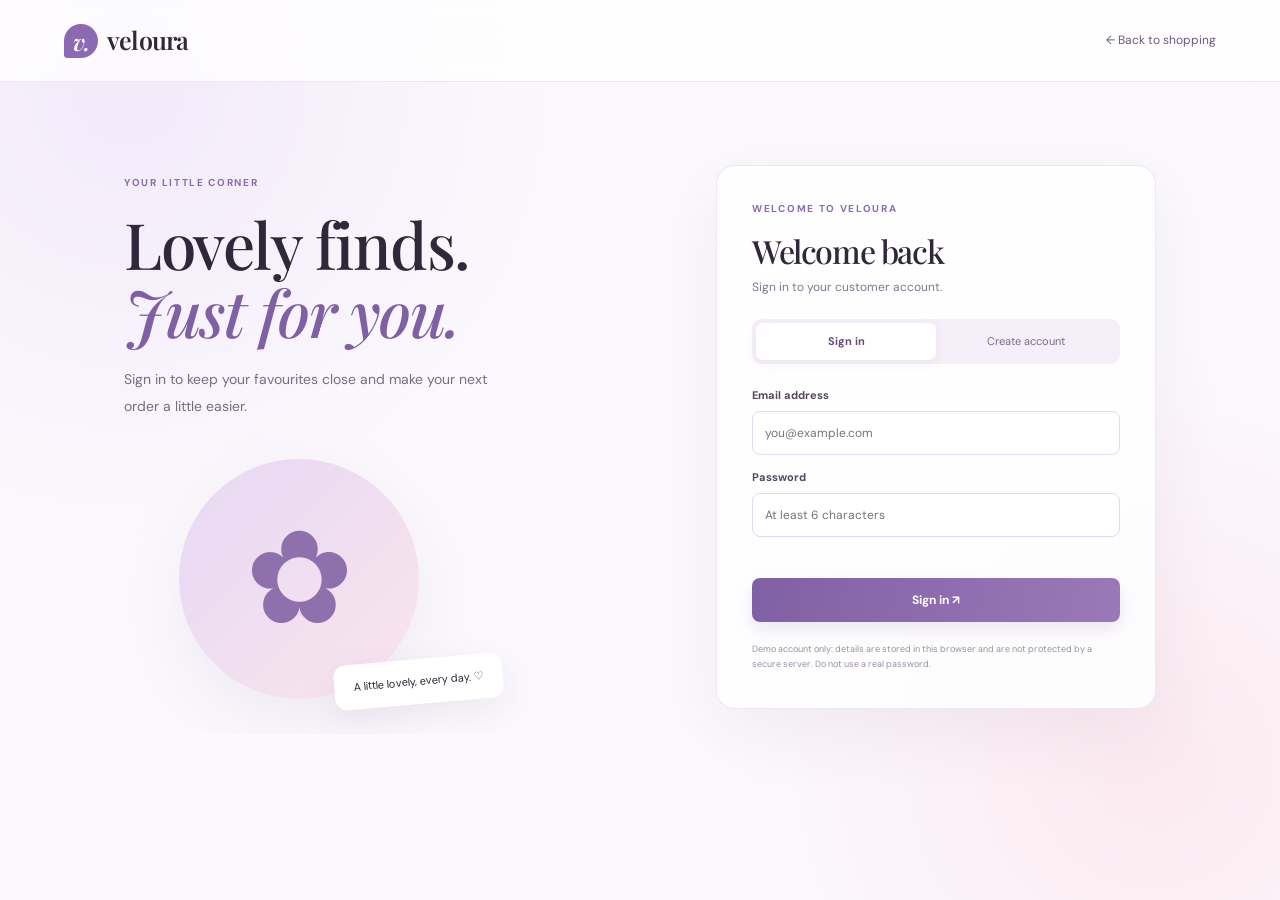
<file: customer-login.html>
<!DOCTYPE html>
<html lang="en"><head><meta charset="UTF-8"><meta name="viewport" content="width=device-width, initial-scale=1.0"><meta name="theme-color" content="#f8f4ff"><title>Customer Account — Veloura</title><link rel="preconnect" href="https://fonts.googleapis.com"><link href="https://fonts.googleapis.com/css2?family=DM+Sans:wght@400;500;600;700&family=Playfair+Display:wght@500;600;700&display=swap" rel="stylesheet"><link rel="stylesheet" href="style.css"><link rel="stylesheet" href="portal.css"><script src="customer-auth.js" defer></script></head>
<body class="portal-body"><div class="portal-top"><a class="brand" href="index.html"><span class="brand-mark">v.</span><span>veloura</span></a><a class="back-link" href="index.html">← Back to shopping</a></div><main class="portal-shell"><section class="portal-art"><span class="eyebrow">YOUR LITTLE CORNER</span><h1>Lovely finds.<br><em>Just for you.</em></h1><p>Sign in to keep your favourites close and make your next order a little easier.</p><div class="portal-art-orb">✿</div><div class="portal-note">A little lovely, every day. ♡</div></section><section class="portal-card"><span class="eyebrow">WELCOME TO VELOURA</span><h2 id="authHeading">Welcome back</h2><p class="portal-subtitle" id="authSubtitle">Sign in to your customer account.</p><div class="auth-tabs"><button type="button" class="auth-tab active" data-mode="login">Sign in</button><button type="button" class="auth-tab" data-mode="signup">Create account</button></div><form id="customerAuthForm"><label id="nameField" class="hidden">Full name<input name="name" autocomplete="name" placeholder="Your name" minlength="2"></label><label>Email address<input name="email" type="email" required autocomplete="email" placeholder="you@example.com"></label><label>Password<input name="password" type="password" required minlength="6" autocomplete="current-password" placeholder="At least 6 characters"></label><p id="authMessage" class="portal-message" role="status"></p><button class="portal-submit" type="submit" id="authSubmit">Sign in ↗</button></form><div id="customerWelcome" class="customer-welcome hidden"></div><p class="portal-disclaimer">Demo account only: details are stored in this browser and are not protected by a secure server. Do not use a real password.</p></section></main><script>document.querySelectorAll('[data-mode]').forEach(button=>button.addEventListener('click',()=>{document.querySelectorAll('[data-mode]').forEach(tab=>tab.classList.toggle('active',tab===button));const signup=button.dataset.mode==='signup';document.getElementById('authHeading').textContent=signup?'Create your account':'Welcome back';document.getElementById('authSubtitle').textContent=signup?'Save your favourites and revisit your orders.':'Sign in to your customer account.';document.getElementById('nameField').classList.toggle('hidden',!signup);document.querySelector('#nameField input').required=signup;document.querySelector('[name=password]').autocomplete=signup?'new-password':'current-password';document.getElementById('authSubmit').textContent=signup?'Create account ↗':'Sign in ↗';document.getElementById('authMessage').textContent='';document.getElementById('customerAuthForm').dataset.mode=button.dataset.mode;}));</script></body></html>
</file>
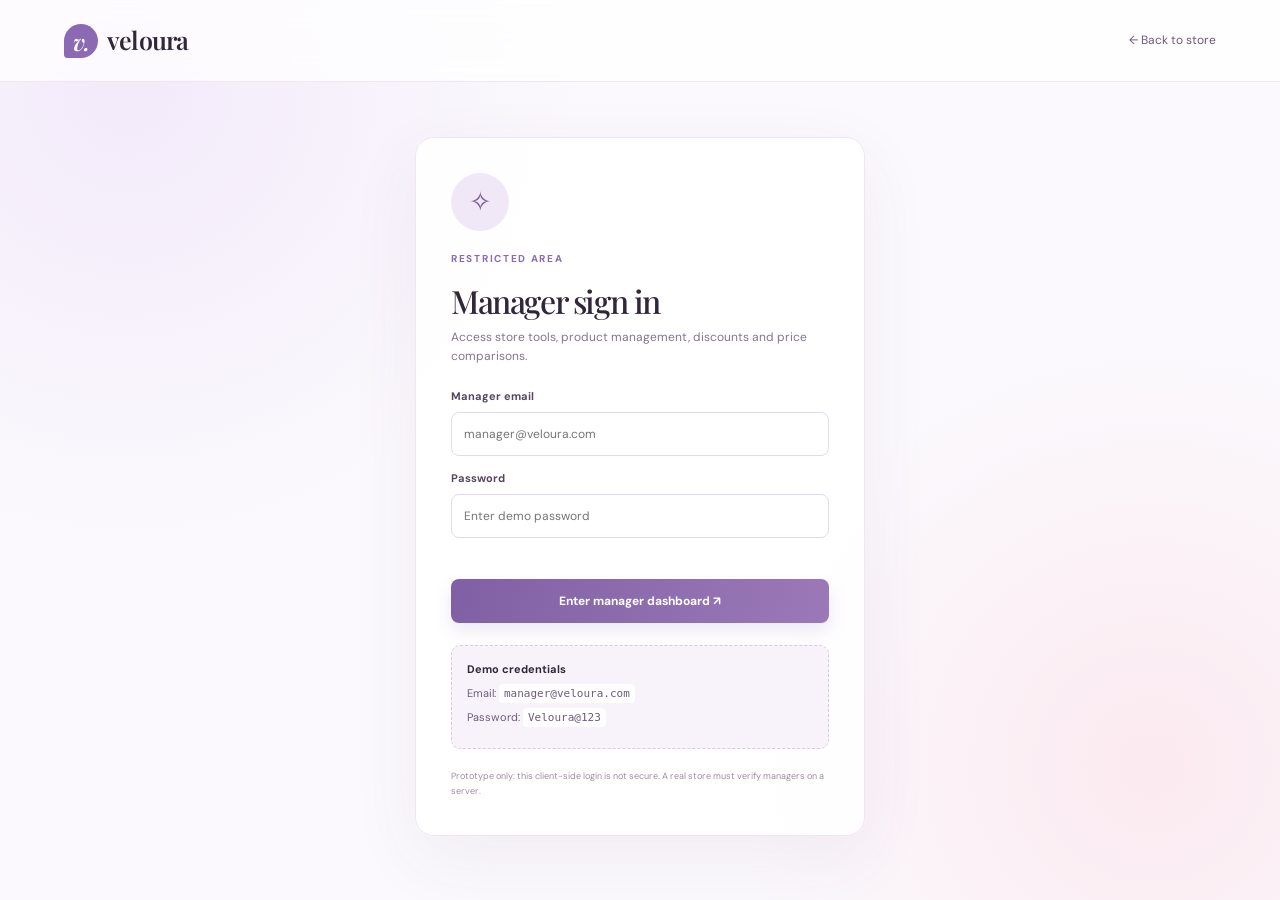
<file: manager-dashboard.html>
<!DOCTYPE html><html lang="en"><head><meta charset="UTF-8"><meta name="viewport" content="width=device-width,initial-scale=1.0"><meta name="theme-color" content="#f8f4ff"><title>Manager Dashboard — Veloura</title><link href="https://fonts.googleapis.com/css2?family=DM+Sans:wght@400;500;600;700&family=Playfair+Display:wght@500;600;700&display=swap" rel="stylesheet"><link rel="stylesheet" href="style.css"><link rel="stylesheet" href="portal.css"><script src="manager.js" defer></script></head><body class="dashboard-body"><header class="dashboard-header"><a class="brand" href="index.html"><span class="brand-mark">v.</span><span>veloura</span><span class="manager-tag">MANAGER</span></a><div class="dashboard-actions"><a class="back-link" href="index.html">View storefront ↗</a><button id="managerLogout" class="portal-logout" type="button">Sign out</button></div></header><main class="dashboard-main"><section class="dashboard-welcome"><div><span class="eyebrow">STORE CONTROL CENTRE</span><h1>Good things, <em>well managed.</em></h1><p>Manage your catalogue, create discount codes and compare listed prices.</p></div><div class="dashboard-date" id="dashboardDate"></div></section><section class="stats-grid"><article class="stat-card"><span>Catalogue products</span><strong id="statProducts">—</strong><small>Store items available</small></article><article class="stat-card"><span>Custom products</span><strong id="statCustomProducts">—</strong><small>Added by manager</small></article><article class="stat-card"><span>Active discount codes</span><strong id="statCoupons">—</strong><small>Ready to use in cart</small></article><article class="stat-card"><span>Saved comparisons</span><strong id="statComparisons">—</strong><small>Manually entered prices</small></article></section><div class="dashboard-grid"><section class="dashboard-panel"><div class="panel-heading"><div><span class="eyebrow">CATALOGUE</span><h2>Add a product</h2></div><span class="panel-icon">＋</span></div><form id="productForm" class="manager-form"><label>Product name<input name="name" required maxlength="70" placeholder="e.g. Lavender Tote Bag"></label><div class="manager-form-row"><label>Category<select name="category"><option>Fashion</option><option>Beauty</option><option>Lifestyle</option><option>Tech</option></select></label><label>Price (₹)<input name="price" type="number" min="1" step="1" required placeholder="1299"></label></div><div class="manager-form-row"><label>Original price (₹)<input name="oldPrice" type="number" min="1" step="1" placeholder="1599"></label><label>Stock quantity<input name="stock" type="number" min="0" step="1" required value="10"></label></div><label>Product image URL<input name="image" type="url" placeholder="https://... (optional)"></label><label>Short description<input name="description" maxlength="140" placeholder="A lovely everyday essential"></label><button class="portal-submit" type="submit">Add product to storefront ↗</button><p class="portal-message" id="productMessage" role="status"></p></form></section><section class="dashboard-panel"><div class="panel-heading"><div><span class="eyebrow">PROMOTIONS</span><h2>Create a discount</h2></div><span class="panel-icon">%</span></div><form id="discountForm" class="manager-form"><label>Coupon code<input name="code" required pattern="[A-Za-z0-9_-]{3,20}" maxlength="20" placeholder="LAVENDER15"></label><div class="manager-form-row"><label>Discount type<select name="type"><option value="percent">Percentage (%)</option><option value="fixed">Fixed amount (₹)</option></select></label><label>Discount value<input name="value" type="number" min="1" step="1" required placeholder="15"></label></div><label>Minimum cart subtotal (₹)<input name="minSubtotal" type="number" min="0" step="1" value="500" required></label><button class="portal-submit" type="submit">Save discount code ↗</button><p class="portal-message" id="discountMessage" role="status"></p></form><div id="couponList" class="mini-list"></div></section></div><section class="dashboard-panel comparison-panel"><div class="panel-heading"><div><span class="eyebrow">PRICE INTELLIGENCE</span><h2>Competitor price comparison</h2><p class="panel-description">Enter prices you observe on other websites. These are manual sample comparisons, not live price scraping.</p></div><span class="panel-icon">↔</span></div><form id="comparisonForm" class="manager-form comparison-form"><label>Veloura product<select name="productId" id="comparisonProduct" required></select></label><div class="manager-form-row"><label>Competitor website<input name="competitor" required placeholder="e.g. ExampleShop"></label><label>Competitor price (₹)<input name="competitorPrice" type="number" min="1" step="1" required placeholder="1499"></label></div><button class="portal-submit" type="submit">Compare and save ↗</button><p class="portal-message" id="comparisonMessage" role="status"></p></form><div id="comparisonResults" class="comparison-results"></div></section><section class="dashboard-panel product-list-panel"><div class="panel-heading"><div><span class="eyebrow">CURRENT CATALOGUE</span><h2>Store products</h2></div><button id="refreshDashboard" class="outline-button" type="button">Refresh ↻</button></div><div class="table-scroll"><table class="manager-table"><thead><tr><th>Product</th><th>Category</th><th>Store price</th><th>Stock</th><th>Type</th></tr></thead><tbody id="managerProductRows"></tbody></table></div></section><p class="dashboard-footnote">Veloura manager tools are a frontend prototype. Product and coupon changes are saved in this browser using localStorage. Use the same browser/origin to see changes on the storefront.</p></main></body></html>
</file>
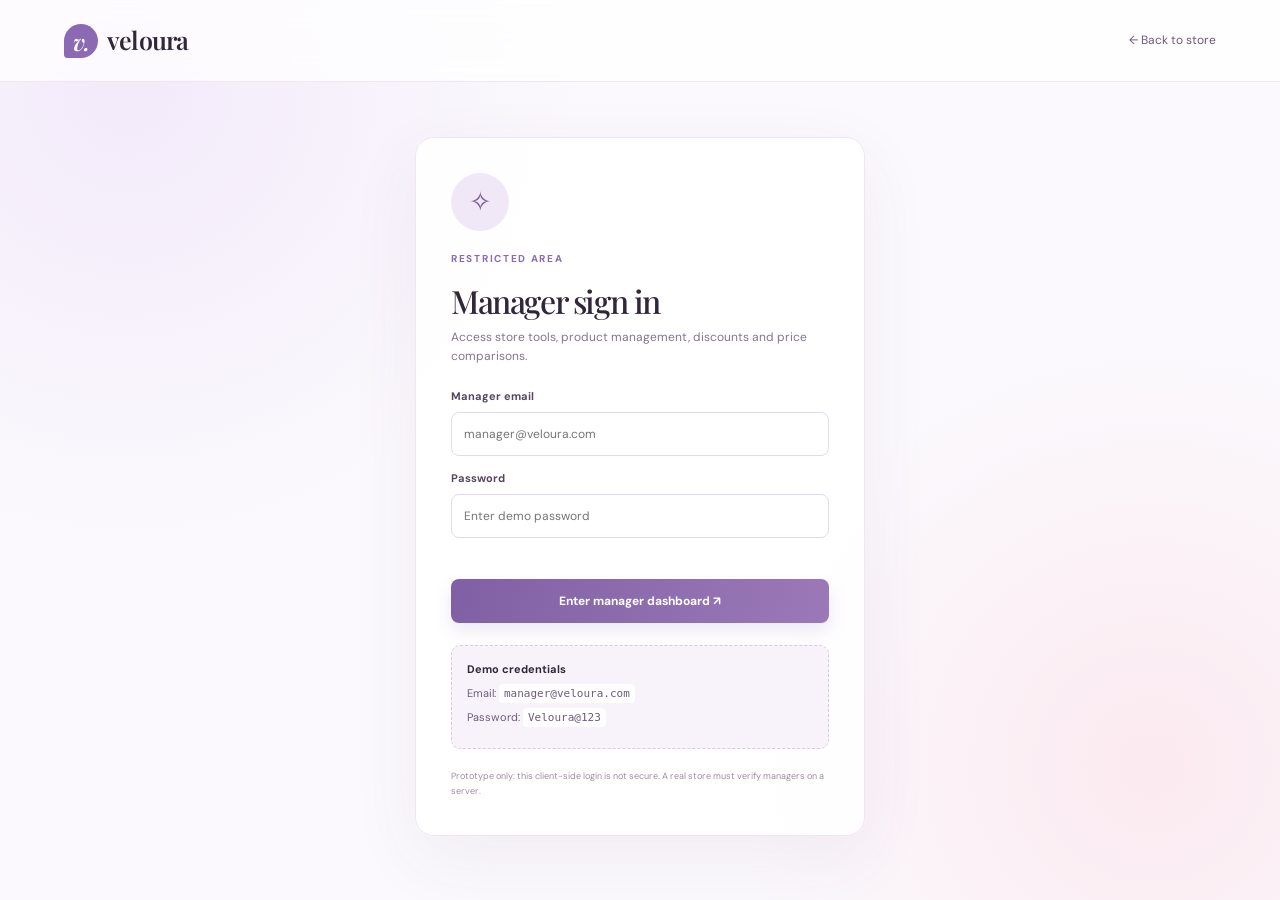
<file: manager-login.html>
<!DOCTYPE html><html lang="en"><head><meta charset="UTF-8"><meta name="viewport" content="width=device-width,initial-scale=1.0"><title>Manager Login — Veloura</title><link href="https://fonts.googleapis.com/css2?family=DM+Sans:wght@400;500;600;700&family=Playfair+Display:wght@500;600;700&display=swap" rel="stylesheet"><link rel="stylesheet" href="style.css"><link rel="stylesheet" href="portal.css"><script src="manager-auth.js" defer></script></head><body class="portal-body"><div class="portal-top"><a class="brand" href="index.html"><span class="brand-mark">v.</span><span>veloura</span></a><a class="back-link" href="index.html">← Back to store</a></div><main class="manager-login-shell"><section class="portal-card manager-login-card"><div class="manager-icon">✧</div><span class="eyebrow">RESTRICTED AREA</span><h2>Manager sign in</h2><p class="portal-subtitle">Access store tools, product management, discounts and price comparisons.</p><form id="managerLoginForm"><label>Manager email<input type="email" name="email" required autocomplete="username" placeholder="manager@veloura.com"></label><label>Password<input type="password" name="password" required autocomplete="current-password" placeholder="Enter demo password"></label><p id="managerLoginMessage" class="portal-message" role="status"></p><button class="portal-submit" type="submit">Enter manager dashboard ↗</button></form><div class="demo-credentials"><strong>Demo credentials</strong><p>Email: <code>manager@veloura.com</code></p><p>Password: <code>Veloura@123</code></p></div><p class="portal-disclaimer">Prototype only: this client-side login is not secure. A real store must verify managers on a server.</p></section></main></body></html>
</file>
<file: style.css>
/* Veloura — lavender shopping experience */
:root{--bg:#fffdfb;--surface:#fff;--surface-soft:#f8f4ff;--surface-pink:#fcf2f7;--text:#30283a;--muted:#82778c;--line:#eee7f2;--purple:#8c6ab3;--purple-dark:#6f4f98;--purple-light:#e9def7;--pink:#e8b8cf;--green:#438568;--shadow:0 18px 55px rgba(69,43,91,.12);--radius:20px}
*{box-sizing:border-box}html{scroll-behavior:smooth;scroll-padding-top:100px}body{margin:0;background:var(--bg);color:var(--text);font-family:"DM Sans",sans-serif;font-size:14px;line-height:1.55;transition:background .25s,color .25s}body.dark-mode{--bg:#19151f;--surface:#241d2c;--surface-soft:#2d2338;--surface-pink:#30232f;--text:#f5edf9;--muted:#b5a7bf;--line:#403449;--purple:#c4a5e7;--purple-dark:#d5baf1;--purple-light:#49375a;--pink:#86566e;--shadow:0 18px 55px rgba(0,0,0,.28)}button,input,select,textarea{font:inherit}button,a{-webkit-tap-highlight-color:transparent}button{cursor:pointer}a{color:inherit;text-decoration:none}button:focus-visible,a:focus-visible,input:focus-visible,select:focus-visible,textarea:focus-visible{outline:3px solid #c6a8eb;outline-offset:3px}.announcement{padding:8px 16px;text-align:center;background:#e9def7;color:#59446e;font-size:11px;letter-spacing:.035em}.site-header{height:78px;padding:0 7.2%;display:flex;align-items:center;justify-content:space-between;border-bottom:1px solid var(--line);background:var(--bg);position:sticky;top:0;z-index:20}.brand{display:flex;align-items:center;gap:9px;font-family:"Playfair Display",serif;font-size:25px;font-weight:600;letter-spacing:-.8px}.brand-mark{display:grid;place-items:center;width:34px;height:34px;background:var(--purple);color:white;border-radius:50% 50% 50% 10%;font-size:23px;font-style:italic}.desktop-nav{display:flex;gap:34px;color:var(--muted);font-size:12px}.desktop-nav a:hover,.footer-links a:hover{color:var(--purple-dark)}.header-actions{display:flex;align-items:center;gap:17px}.icon-button,.cart-header{border:0;background:none;color:var(--text);font-size:20px;padding:7px;position:relative}.wishlist-header{font-size:24px}.mini-count,.cart-count{display:inline-grid;place-items:center;min-width:17px;height:17px;padding:0 4px;border-radius:50%;background:var(--purple);color:#fff;font-size:9px;vertical-align:top}.cart-header{display:flex;align-items:center;gap:8px;font-size:12px;border:1px solid var(--line);border-radius:50px;padding:9px 13px}.bag-icon{font-size:20px}.hero{position:relative;min-height:515px;padding:70px 10% 60px;display:grid;grid-template-columns:1fr 1fr;align-items:center;overflow:hidden;background:linear-gradient(115deg,#f9f5ff 0%,#f7eff9 55%,#f9edf3 100%);color:#3a2b46}.hero-copy{position:relative;z-index:2;max-width:490px}.eyebrow{font-size:10px;letter-spacing:.17em;font-weight:700;color:var(--purple);display:block}.hero .eyebrow{color:#8e70ae}.sparkle{font-size:14px;margin-right:6px}h1,h2,h3,p{margin-top:0}h1,h2{font-family:"Playfair Display",serif;font-weight:500;letter-spacing:-1.4px}h1{font-size:clamp(48px,5.4vw,76px);line-height:1.04;margin:18px 0}h1 em,h2 em{font-weight:500;color:#9b77ba} .hero-copy>p{max-width:360px;color:#796b84;font-size:14px;line-height:1.9;margin-bottom:25px}.primary-button{display:inline-flex;align-items:center;justify-content:center;gap:20px;border:0;border-radius:5px;background:#8060a4;color:white;padding:14px 19px;font-weight:600;font-size:12px;transition:transform .2s,background .2s}.primary-button:hover,.checkout-button:hover{transform:translateY(-2px);background:#6f4f94}.hero-proof{display:flex;align-items:center;gap:10px;margin-top:34px;color:#84768c;font-size:10px}.hero-proof strong{color:#4a3a55}.avatar-stack{display:flex;padding-left:3px}.avatar-stack span{display:grid;place-items:center;margin-left:-4px;width:24px;height:24px;border-radius:50%;border:2px solid #fff;background:#e4c4d9;color:#684f78;font-size:9px}.avatar-stack span:nth-child(2){background:#d5c5ec}.avatar-stack span:nth-child(3){background:#edcfb7}.hero-art{height:370px;position:relative;display:grid;place-items:center}.hero-orbit{position:absolute;border:1px solid rgba(155,119,186,.22);border-radius:50%;width:355px;height:355px}.orbit-two{width:285px;height:285px;border-style:dashed}.hero-card{position:absolute;right:5%;top:7%;width:148px;height:102px;padding:15px;background:#e5d7f0;color:#79618d;font-size:9px;letter-spacing:.12em;line-height:1.8;transform:rotate(9deg);box-shadow:0 10px 25px #b39dc633;z-index:1}.tiny-flower{position:absolute;right:13px;bottom:8px;font-size:30px;color:#a786bf}.hero-product{position:relative;width:245px;height:315px;border:9px solid rgba(255,255,255,.65);border-radius:130px 130px 8px 8px;overflow:visible;box-shadow:0 25px 60px #80609a25;z-index:2}.hero-product>img{width:100%;height:100%;object-fit:cover;border-radius:inherit}.floating-note{position:absolute;bottom:18px;left:-55px;display:flex;gap:10px;align-items:center;padding:12px 17px;background:var(--surface);color:var(--text);border-radius:9px;box-shadow:var(--shadow);font-size:10px;white-space:nowrap}.floating-note strong{font-size:12px}.note-star{color:#a47bc2;font-size:24px}.hero-doodle{position:absolute;color:#b391cf;font-size:28px}.doodle-one{left:7%;top:20%}.doodle-two{right:5%;bottom:12%;font-size:36px}.hero-bottom-label{position:absolute;bottom:20px;left:10%;right:10%;display:flex;justify-content:space-between;color:#9a8aa4;font-size:8px;letter-spacing:.15em}.benefit-strip{display:grid;grid-template-columns:repeat(4,1fr);padding:27px 9%;border-bottom:1px solid var(--line);gap:25px}.benefit-strip>div{display:flex;align-items:center;gap:12px}.benefit-icon{display:grid;place-items:center;width:38px;height:38px;border-radius:50%;background:var(--surface-soft);color:var(--purple);font-size:20px}.benefit-strip strong,.benefit-strip small{display:block}.benefit-strip strong{font-size:11px;font-weight:700}.benefit-strip small{font-size:10px;color:var(--muted);margin-top:2px}.section-wrap{padding-left:9%;padding-right:9%}.shop-section{padding-top:82px;padding-bottom:76px}.section-heading,.recommend-heading{display:flex;align-items:end;justify-content:space-between;gap:20px}.section-heading h2,.recommend-heading h2{font-size:39px;line-height:1.2;margin:9px 0 0}.section-heading>p,.recommend-heading>p{font-size:11px;color:var(--muted);line-height:1.8;margin-bottom:4px}.shop-toolbar{display:flex;justify-content:space-between;gap:18px;margin-top:34px}.search-box{display:flex;align-items:center;gap:10px;max-width:470px;flex:1;border:1px solid var(--line);border-radius:7px;padding:0 13px;height:46px;background:var(--surface)}.search-box>span{font-size:23px;color:var(--purple)}.search-box input{border:0;outline:none;background:transparent;color:var(--text);width:100%;font-size:11px}.search-box kbd{font-size:9px;color:var(--muted);border:1px solid var(--line);border-radius:4px;padding:3px 5px;white-space:nowrap}.sort-control{display:flex;align-items:center;gap:9px;color:var(--muted);font-size:11px}.sort-control select{border:1px solid var(--line);background:var(--surface);color:var(--text);border-radius:6px;padding:12px;font-size:11px}.category-row{display:flex;flex-wrap:wrap;gap:9px;margin-top:25px}.category-chip{border:1px solid var(--line);background:var(--surface);color:var(--muted);border-radius:30px;padding:9px 17px;font-size:10px;transition:.2s}.category-chip.active,.category-chip:hover{background:var(--purple-light);color:var(--purple-dark);border-color:var(--purple-light)}.category-chip span{margin-left:8px}.results-line{display:flex;justify-content:space-between;align-items:center;margin:27px 0 15px;color:var(--muted);font-size:10px}.text-button{border:0;background:none;color:var(--purple-dark);font-size:10px}.product-grid{display:grid;grid-template-columns:repeat(4,minmax(0,1fr));gap:28px 18px}.product-card{min-width:0;position:relative}.product-image-wrap{position:relative;overflow:hidden;border-radius:7px;background:var(--surface-soft);aspect-ratio:4/4.8}.product-image{width:100%;height:100%;object-fit:cover;display:block;transition:transform .5s}.product-card:hover .product-image{transform:scale(1.045)}.product-badge{position:absolute;top:11px;left:10px;background:#fffdf6;color:#6d5877;padding:6px 8px;font-size:8px;letter-spacing:.04em;border-radius:3px}.heart-button{position:absolute;right:10px;top:10px;width:32px;height:32px;display:grid;place-items:center;border:0;border-radius:50%;background:#ffffffed;color:#7b6388;font-size:19px;transition:.2s}.heart-button.active{background:#f4dce9;color:#bc5885}.quick-add{position:absolute;left:10px;right:10px;bottom:10px;width:calc(100% - 20px);border:0;background:#fffdf4ed;color:#49394f;padding:11px 6px;border-radius:4px;font-size:10px;font-weight:700;transform:translateY(150%);transition:transform .25s}.product-card:hover .quick-add,.quick-add:focus{transform:translateY(0)}.product-info{padding:12px 2px 0}.product-category{color:var(--muted);font-size:9px;letter-spacing:.08em;text-transform:uppercase}.product-name-row{display:flex;align-items:start;justify-content:space-between;gap:8px;margin-top:4px}.product-name{font-size:12px;font-weight:600;margin:0}.product-rating{white-space:nowrap;color:#b68b54;font-size:10px}.product-price-row{display:flex;align-items:center;gap:8px;margin-top:7px}.product-price{font-size:12px;font-weight:700}.old-price{font-size:10px;color:#a79baa;text-decoration:line-through}.save-label{font-size:9px;color:var(--green);margin-left:auto}.empty-state{text-align:center;padding:65px 20px}.empty-state>span{font-size:35px;color:var(--purple)}.empty-state h3{font-family:"Playfair Display",serif;font-size:27px;margin:10px}.empty-state p{color:var(--muted)}.hidden{display:none!important}.recommend-section{padding-top:0;padding-bottom:80px}.recommend-heading{margin-bottom:25px}.recommend-heading h2{font-size:34px}.recommend-grid{display:grid;grid-template-columns:repeat(3,1fr);gap:18px}.recommend-card{display:flex;gap:14px;align-items:center;padding:12px;border:1px solid var(--line);border-radius:9px;background:var(--surface)}.recommend-card img{width:82px;height:90px;object-fit:cover;border-radius:6px}.recommend-card h3{font-size:12px;margin:5px 0}.recommend-card p{font-size:10px;color:var(--muted);margin:0 0 8px}.recommend-card .recommend-price{font-weight:700;color:var(--text)}.recommend-card button{border:0;background:none;padding:0;color:var(--purple-dark);font-size:10px;font-weight:700}.newsletter{position:relative;overflow:hidden;display:flex;justify-content:space-between;align-items:center;gap:30px;padding-top:52px;padding-bottom:52px;background:#f5eefb;color:#42334d;margin-bottom:0}.newsletter h2{font-size:34px;line-height:1.15;margin:10px 0}.newsletter p{font-size:11px;color:#887a91;margin-bottom:0}.newsletter-flower{position:absolute;right:43%;top:-38px;font-size:180px;color:#e7d9f3;opacity:.65}.newsletter-form{position:relative;z-index:1;width:min(360px,48%)}.newsletter-form label{display:block;font-size:10px;margin-bottom:9px;color:#75657e}.newsletter-input{display:flex;border-bottom:1px solid #a995bb}.newsletter-input input{min-width:0;flex:1;border:0;background:transparent;outline:none;padding:12px 0;color:#44354f;font-size:11px}.newsletter-input button{border:0;background:transparent;color:#78569a;font-size:22px}.newsletter-form small{display:block;margin-top:10px;font-size:9px;color:#9687a0}.site-footer{display:grid;grid-template-columns:1fr 1fr 1fr;align-items:center;gap:14px;padding:30px 9% 22px}.site-footer .brand{font-size:21px}.site-footer .brand-mark{width:29px;height:29px;font-size:19px}.site-footer>p{margin:0;color:var(--muted);font-size:10px}.footer-links{display:flex;gap:18px;justify-content:flex-end;font-size:10px;color:var(--muted)}.footer-links button{border:0;background:none;padding:0;color:inherit}.site-footer>small{grid-column:1/-1;border-top:1px solid var(--line);padding-top:17px;color:var(--muted);font-size:9px}
.overlay{position:fixed;inset:0;background:#21152f70;z-index:40;opacity:0;visibility:hidden;transition:.25s}.overlay.visible{opacity:1;visibility:visible}.cart-drawer{position:fixed;right:0;top:0;bottom:0;width:min(460px,100%);z-index:41;background:var(--surface);box-shadow:var(--shadow);transform:translateX(105%);transition:transform .3s ease;display:flex;flex-direction:column}.cart-drawer.open{transform:translateX(0)}.drawer-header,.modal-header{display:flex;align-items:center;justify-content:space-between;padding:25px 25px 17px;border-bottom:1px solid var(--line)}.drawer-header h2,.modal-header h2{font-family:"Playfair Display",serif;font-size:27px;font-weight:500;margin:5px 0 0;letter-spacing:-.6px}.drawer-header h2 span{font:11px "DM Sans",sans-serif;color:var(--muted)}.close-button{border:0;background:var(--surface-soft);color:var(--text);width:34px;height:34px;border-radius:50%;font-size:24px;line-height:1}.shipping-progress{padding:17px 25px 18px;background:var(--surface-soft)}.shipping-copy{display:flex;justify-content:space-between;gap:10px;font-size:9px;margin-bottom:10px}.shipping-copy strong{color:var(--purple-dark);text-align:right}.progress-track{height:5px;background:var(--line);border-radius:9px;overflow:hidden}.progress-track span{display:block;width:0;height:100%;background:var(--purple);border-radius:9px;transition:width .3s}.cart-items{overflow:auto;padding:0 25px;flex:1;min-height:0}.cart-item{display:grid;grid-template-columns:76px 1fr auto;gap:12px;padding:17px 0;border-bottom:1px solid var(--line)}.cart-item img{width:76px;height:90px;object-fit:cover;border-radius:5px;background:var(--surface-soft)}.cart-item h3{font-size:11px;margin:3px 0 5px}.cart-item .item-meta{font-size:9px;color:var(--muted)}.cart-item .item-price{font-size:11px;font-weight:700}.quantity-control{display:inline-flex;align-items:center;border:1px solid var(--line);border-radius:4px;margin-top:10px}.quantity-control button{width:27px;height:26px;border:0;background:transparent;color:var(--text)}.quantity-control span{min-width:22px;text-align:center;font-size:10px}.remove-item{display:block;border:0;background:none;padding:8px 0 0;color:var(--muted);font-size:9px;text-decoration:underline}.cart-item-right{text-align:right}.empty-cart{padding:40px 30px;text-align:center}.empty-bag{font-size:40px;color:var(--purple)}.empty-cart h3{font-family:"Playfair Display",serif;font-size:23px;margin:8px 0}.empty-cart p{font-size:11px;color:var(--muted)}.cart-bottom{border-top:1px solid var(--line);padding:16px 25px 20px}.coupon-form label{display:block;font-size:10px;font-weight:700;margin-bottom:7px}.coupon-form>div{display:flex;border:1px solid var(--line);border-radius:5px;overflow:hidden}.coupon-form input{flex:1;min-width:0;border:0;background:transparent;padding:11px;font-size:10px;color:var(--text);outline:none}.coupon-form button{border:0;background:var(--purple-light);color:var(--purple-dark);font-weight:700;padding:0 15px;font-size:10px}.coupon-form small{display:block;font-size:9px;color:var(--muted);margin-top:5px}.price-breakdown{padding:14px 0 9px}.price-breakdown>div{display:flex;justify-content:space-between;margin:6px 0;font-size:10px;color:var(--muted)}.price-breakdown strong{color:var(--text);font-weight:600}.price-breakdown .discount-text{color:var(--green)}.price-breakdown .total-row{border-top:1px solid var(--line);padding-top:12px;margin-top:12px;font-size:13px;color:var(--text)}.price-breakdown .total-row strong{font-size:18px}.price-breakdown>small{font-size:8px;color:var(--muted)}.checkout-button{display:flex;align-items:center;justify-content:space-between;width:100%;border:0;border-radius:5px;padding:15px 17px;background:#8060a4;color:#fff;font-size:11px;font-weight:700;transition:.2s}.checkout-button:disabled{opacity:.45;cursor:not-allowed;transform:none}.secure-note{text-align:center;font-size:9px;color:var(--muted);margin:10px 0 0}.modal{position:fixed;z-index:51;left:50%;top:50%;transform:translate(-50%,-46%) scale(.98);opacity:0;visibility:hidden;width:min(590px,calc(100% - 28px));max-height:90vh;overflow:auto;background:var(--surface);border-radius:13px;box-shadow:var(--shadow);transition:.25s}.modal.open{transform:translate(-50%,-50%) scale(1);opacity:1;visibility:visible}.modal-header{padding:22px 25px}.modal #checkoutContent{padding:20px 25px 25px}.checkout-summary{display:flex;justify-content:space-between;align-items:center;background:var(--surface-soft);border-radius:7px;padding:12px 14px;margin-bottom:20px;font-size:11px}.checkout-summary strong{font-size:15px}.form-grid{display:grid;grid-template-columns:1fr 1fr;gap:14px}.form-grid label{display:block;font-size:10px;font-weight:700}.form-grid input,.form-grid textarea{display:block;width:100%;margin-top:6px;padding:11px;border:1px solid var(--line);border-radius:5px;background:var(--bg);color:var(--text);font-size:11px;resize:vertical}.form-grid input:focus,.form-grid textarea:focus{border-color:var(--purple);outline:none}.full-field{grid-column:1/-1}.payment-note{display:flex;gap:10px;background:var(--surface-soft);padding:12px;border-radius:6px;margin:17px 0}.payment-note>span{font-size:20px;color:var(--purple)}.payment-note strong{font-size:10px}.payment-note p{font-size:9px;color:var(--muted);margin:3px 0 0}.form-error{font-size:10px;color:#c34568;margin:0 0 10px}.order-success{text-align:center;padding:35px 25px 30px}.success-icon{display:grid;place-items:center;width:64px;height:64px;border-radius:50%;background:var(--surface-soft);color:var(--green);font-size:32px;margin:0 auto 15px}.order-success h3{font-family:"Playfair Display",serif;font-size:30px;margin:8px}.order-success p{color:var(--muted);font-size:11px}.order-receipt{margin:20px 0;padding:15px;background:var(--surface-soft);border-radius:7px;text-align:left;font-size:10px}.order-receipt div{display:flex;justify-content:space-between;margin:6px 0}.order-success .success-actions{display:flex;justify-content:center;gap:10px;flex-wrap:wrap}.secondary-button{border:1px solid var(--line);background:var(--surface);color:var(--text);padding:12px 15px;border-radius:5px;font-size:10px}.small-modal{width:min(500px,calc(100% - 28px))}.small-modal #ordersContent{padding:18px 25px 25px}.order-history-item{padding:14px 0;border-bottom:1px solid var(--line)}.order-history-item>div{display:flex;justify-content:space-between;gap:12px;font-size:11px}.order-history-item p{font-size:10px;color:var(--muted);margin:5px 0}.order-history-item button{border:0;background:none;color:var(--purple-dark);padding:0;font-size:10px}.no-orders{text-align:center;padding:28px 10px;color:var(--muted);font-size:11px}.toast-region{position:fixed;right:20px;bottom:20px;z-index:80;display:grid;gap:9px}.toast{background:var(--text);color:var(--bg);padding:12px 16px;border-radius:7px;box-shadow:var(--shadow);font-size:11px;animation:toast-in .25s ease;max-width:300px}.toast.success{border-left:3px solid #77b899}.toast.error{border-left:3px solid #e58da8}@keyframes toast-in{from{opacity:0;transform:translateY(8px)}to{opacity:1;transform:translateY(0)}}@media(hover:none){.quick-add{transform:translateY(0)}}@media(max-width:1000px){.site-header{padding:0 5%}.hero{padding-left:7%;padding-right:7%}.section-wrap{padding-left:6%;padding-right:6%}.benefit-strip{padding-left:6%;padding-right:6%;gap:15px}.product-grid{grid-template-columns:repeat(3,minmax(0,1fr))}.hero-art{transform:scale(.9)}.site-footer{padding-left:6%;padding-right:6%}}@media(max-width:700px){.announcement{font-size:9px}.site-header{height:66px;padding:0 5%;gap:12px}.brand{font-size:22px}.desktop-nav{display:none}.header-actions{gap:8px}.icon-button{font-size:19px}.cart-header{padding:7px 10px}.hero{grid-template-columns:1fr;min-height:unset;padding:54px 7% 65px}.hero-copy{max-width:100%}h1{font-size:58px}.hero-copy>p{max-width:320px}.hero-art{height:310px;margin-top:20px;transform:none}.hero-product{height:260px;width:200px}.hero-orbit{width:290px;height:290px}.orbit-two{width:235px;height:235px}.hero-card{right:8%;top:2%;width:120px;height:83px;font-size:8px}.floating-note{left:-38px}.hero-bottom-label{left:7%;right:7%;font-size:7px}.benefit-strip{grid-template-columns:1fr 1fr;padding:23px 7%;gap:19px 10px}.benefit-icon{width:34px;height:34px}.section-wrap{padding-left:6%;padding-right:6%}.shop-section{padding-top:57px;padding-bottom:55px}.section-heading,.recommend-heading{align-items:start;flex-direction:column;gap:8px}.section-heading h2{font-size:34px}.section-heading>p br{display:none}.shop-toolbar{flex-direction:column;margin-top:24px}.search-box{max-width:none;width:100%}.sort-control{justify-content:space-between}.sort-control select{flex:1;max-width:70%}.category-row{gap:7px}.category-chip{padding:8px 12px}.product-grid{grid-template-columns:repeat(2,minmax(0,1fr));gap:24px 12px}.product-badge{font-size:7px;top:7px;left:7px}.heart-button{right:7px;top:7px;width:29px;height:29px}.quick-add{left:6px;right:6px;bottom:6px;width:calc(100% - 12px);padding:9px 4px;font-size:9px}.product-name{font-size:11px}.product-rating{font-size:9px}.product-price{font-size:11px}.save-label{display:none}.recommend-section{padding-bottom:55px}.recommend-heading h2{font-size:31px}.recommend-grid{grid-template-columns:1fr;gap:10px}.recommend-card img{width:74px;height:78px}.newsletter{align-items:start;flex-direction:column;padding:38px 7%;gap:25px}.newsletter h2{font-size:32px}.newsletter-form{width:100%}.newsletter-flower{right:-10px;top:30px;font-size:100px}.site-footer{grid-template-columns:1fr 1fr;padding:25px 6%;gap:13px}.site-footer>p{grid-column:1/-1;grid-row:2}.footer-links{grid-column:1/-1;justify-content:flex-start;grid-row:3}.site-footer>small{grid-row:4}.drawer-header,.modal-header{padding:20px 18px 15px}.shipping-progress{padding:15px 18px}.cart-items{padding:0 18px}.cart-bottom{padding:14px 18px 17px}.modal #checkoutContent{padding:17px 18px 20px}.form-grid{gap:12px}.small-modal #ordersContent{padding:14px 18px 20px}}@media(max-width:390px){h1{font-size:49px}.header-actions{gap:3px}.brand{gap:6px}.brand-mark{width:30px;height:30px}.cart-header>span:first-child{display:none}.benefit-strip{padding-left:5%;padding-right:5%}.benefit-strip strong{font-size:10px}.benefit-strip small{font-size:9px}.product-name-row{flex-direction:column;gap:3px}.product-rating{align-self:start}.form-grid{grid-template-columns:1fr}.full-field{grid-column:auto}.shipping-copy{flex-direction:column;gap:3px}.shipping-copy strong{text-align:left}}@media(prefers-reduced-motion:reduce){*,*::before,*::after{scroll-behavior:auto!important;animation-duration:.01ms!important;transition-duration:.01ms!important}}

/* Veloura upgrade: account access, richer motion, and reorder actions */
.account-link{font-size:10px;font-weight:700;text-decoration:none;color:var(--purple-dark);padding:9px 11px;border:1px solid var(--line);border-radius:6px;white-space:nowrap;transition:background .2s,transform .2s}.account-link:hover{background:var(--surface-soft);transform:translateY(-2px)}
.product-card{animation:veloura-card-in .5s both;transition:transform .25s,box-shadow .25s}.product-card:hover{transform:translateY(-5px)}.product-image{transition:transform .55s cubic-bezier(.2,.8,.2,1)}.product-card:hover .product-image{transform:scale(1.045)}.primary-button,.quick-add,.category-chip,.icon-button,.cart-header{transition:transform .2s,box-shadow .2s,background .2s}.primary-button:hover,.quick-add:hover{transform:translateY(-2px);box-shadow:0 9px 24px #8060a426}.hero-copy{animation:veloura-copy-in .65s both}.hero-product{animation:veloura-float 6s ease-in-out infinite}.hero-doodle{animation:veloura-spin 14s linear infinite}.order-actions{display:flex;gap:15px;flex-wrap:wrap;margin-top:8px}.order-actions button{border:0;background:transparent;color:var(--purple-dark);padding:0;font-size:10px;cursor:pointer}.order-actions button:hover{text-decoration:underline}.order-actions button[data-reorder]{font-weight:700}
@keyframes veloura-card-in{from{opacity:0;transform:translateY(12px)}to{opacity:1;transform:translateY(0)}}@keyframes veloura-copy-in{from{opacity:0;transform:translateY(12px)}to{opacity:1;transform:translateY(0)}}@keyframes veloura-float{0%,100%{transform:translateY(0)}50%{transform:translateY(-7px)}}@keyframes veloura-spin{from{transform:rotate(0)}to{transform:rotate(360deg)}}
@media(max-width:700px){.account-link{font-size:9px;padding:8px 7px}.header-actions{gap:6px}}@media(prefers-reduced-motion:reduce){.product-card,.hero-copy,.hero-product,.hero-doodle,.portal-art-orb{animation:none!important}.product-card,.product-image,.account-link,.primary-button,.quick-add{transition:none!important}}
</file>
<file: portal.css>
:root{--portal-lilac:#eee6f7;--portal-purple:#8060a4;--portal-deep:#4e3867;--portal-pink:#f7e6ed;--portal-border:#e8deef}.portal-body,.dashboard-body{background:radial-gradient(circle at 10% 10%,#f3eafa 0,transparent 32%),radial-gradient(circle at 90% 85%,#fbeaf0 0,transparent 30%),#fbf9fd;min-height:100vh;color:#30283a}.portal-top,.dashboard-header{height:82px;padding:0 max(5%,calc((100% - 1200px)/2));display:flex;align-items:center;justify-content:space-between;border-bottom:1px solid #eee6f2;background:rgba(255,255,255,.75);backdrop-filter:blur(16px)}.back-link{font-size:12px;color:#6c577e;text-decoration:none}.portal-shell{max-width:1080px;margin:55px auto 70px;padding:0 24px;display:grid;grid-template-columns:1fr 440px;gap:70px;align-items:center;min-height:600px}.portal-art{position:relative;padding:35px 10px 35px 0;overflow:hidden}.portal-art h1,.dashboard-welcome h1{font-family:"Playfair Display",serif;font-size:clamp(42px,5vw,66px);font-weight:500;line-height:1.06;letter-spacing:-1.5px;margin:20px 0}.portal-art h1 em,.dashboard-welcome h1 em{color:#8060a4;font-weight:500}.portal-art>p{max-width:370px;color:#796c83;font-size:14px;line-height:1.9}.portal-art-orb{width:240px;height:240px;border-radius:50%;display:grid;place-items:center;background:linear-gradient(135deg,#e7d8f4,#f9e5ed);font-size:130px;color:#8e70ad;margin:40px 0 0 55px;animation:floaty 5s ease-in-out infinite;box-shadow:0 24px 70px #8c6ca51c}.portal-note{position:absolute;bottom:30px;left:210px;background:#fff;padding:14px 19px;border-radius:12px;box-shadow:0 12px 35px #6c52731a;font-size:11px;transform:rotate(-5deg)}.portal-card{background:rgba(255,255,255,.88);border:1px solid #eee6f3;border-radius:19px;padding:35px;box-shadow:0 22px 70px #60437812;animation:card-enter .65s cubic-bezier(.2,.8,.2,1) both}.portal-card h2{font:500 32px "Playfair Display",serif;margin:12px 0 6px}.portal-subtitle{font-size:12px;color:#83758d;line-height:1.6;margin:0 0 22px}.auth-tabs{display:grid;grid-template-columns:1fr 1fr;background:#f5eff9;border-radius:9px;padding:4px;margin-bottom:23px}.auth-tab{border:0;border-radius:7px;background:transparent;color:#796a87;padding:10px;font-size:11px}.auth-tab.active{background:white;color:#65487f;box-shadow:0 3px 12px #60437810;font-weight:700}.portal-card form label,.manager-form label{display:block;font-size:11px;font-weight:700;color:#54465f;margin:14px 0}.portal-card input,.manager-form input,.manager-form select{display:block;width:100%;margin-top:7px;padding:13px 12px;border:1px solid #e4d9ec;border-radius:8px;background:#fff;color:#30283a;font:12px "DM Sans",sans-serif;outline:none;transition:border .2s,box-shadow .2s}.portal-card input:focus,.manager-form input:focus,.manager-form select:focus{border-color:#a28ac0;box-shadow:0 0 0 3px #eee5f7}.portal-submit{display:flex;align-items:center;justify-content:center;width:100%;padding:14px 18px;border:0;border-radius:8px;background:linear-gradient(100deg,#8060a4,#9b79b8);color:white;text-decoration:none;font:700 12px "DM Sans",sans-serif;cursor:pointer;transition:transform .2s,box-shadow .2s;margin-top:10px;box-shadow:0 8px 18px #8060a425}.portal-submit:hover{transform:translateY(-2px);box-shadow:0 12px 24px #8060a43a}.portal-message{min-height:17px;font-size:11px;color:#3f8968;margin:8px 0}.portal-message.error{color:#c34568}.portal-disclaimer{font-size:9px;line-height:1.7;color:#9b8da4;margin:20px 0 0}.customer-welcome{text-align:center;padding:10px 0}.customer-welcome h3{font:500 26px "Playfair Display",serif;margin:12px 0}.customer-welcome p{font-size:12px;color:#84758d}.welcome-icon,.manager-icon{width:58px;height:58px;border-radius:50%;display:grid;place-items:center;background:#f0e8f7;color:#7c5b9d;font-size:27px;margin:0 auto 15px}.as-link{margin-top:20px}.portal-logout{border:1px solid #e4d9ec;border-radius:8px;background:#fff;color:#6b557e;padding:10px 14px;font-size:11px;cursor:pointer}.customer-welcome .portal-logout{margin-top:10px}.manager-login-shell{display:grid;place-items:center;padding:55px 20px}.manager-login-card{width:min(100%,450px);text-align:left}.manager-icon{margin:0 0 20px}.demo-credentials{margin-top:22px;padding:15px;background:#f8f3fb;border:1px dashed #d9c9e8;border-radius:9px;font-size:11px}.demo-credentials p{margin:7px 0;color:#6d5a7d}.demo-credentials code{background:#fff;padding:3px 5px;border-radius:4px}.dashboard-header{height:76px}.dashboard-header .brand{display:flex;align-items:center;gap:9px}.manager-tag{font:700 8px "DM Sans",sans-serif;letter-spacing:1px;background:#eee5f7;color:#76558f;border-radius:4px;padding:5px 7px;margin-left:5px}.dashboard-actions{display:flex;align-items:center;gap:20px}.dashboard-main{max-width:1200px;margin:0 auto;padding:45px 24px 70px}.dashboard-welcome{display:flex;align-items:end;justify-content:space-between;gap:20px;margin-bottom:28px}.dashboard-welcome h1{font-size:clamp(35px,4vw,52px);margin:10px 0}.dashboard-welcome p{font-size:12px;color:#81738a}.dashboard-date{font-size:11px;color:#8060a4;background:#f0e8f7;border-radius:30px;padding:11px 15px;white-space:nowrap}.stats-grid{display:grid;grid-template-columns:repeat(4,1fr);gap:15px;margin-bottom:22px}.stat-card{padding:21px;background:#fff;border:1px solid #eee6f3;border-radius:13px;box-shadow:0 8px 24px #60437808;transition:transform .25s,box-shadow .25s}.stat-card:hover{transform:translateY(-4px);box-shadow:0 16px 32px #60437812}.stat-card span,.stat-card small{display:block;color:#8b7e93;font-size:10px}.stat-card strong{display:block;font:500 30px "Playfair Display",serif;color:#4e3867;margin:10px 0 6px}.dashboard-grid{display:grid;grid-template-columns:1fr 1fr;gap:20px;margin-bottom:20px}.dashboard-panel{background:#fff;border:1px solid #eee6f3;border-radius:15px;padding:25px;box-shadow:0 8px 26px #60437807;min-width:0}.panel-heading{display:flex;align-items:center;justify-content:space-between;gap:15px;margin-bottom:15px}.panel-heading h2{font:500 26px "Playfair Display",serif;margin:6px 0}.panel-icon{width:39px;height:39px;border-radius:11px;display:grid;place-items:center;background:#f2eaf8;color:#8060a4;font-size:20px}.manager-form label{margin:12px 0}.manager-form-row{display:grid;grid-template-columns:1fr 1fr;gap:13px}.manager-form .portal-submit{margin-top:16px}.mini-list{margin-top:16px}.mini-list h3,.comparison-results h3{font-size:12px;margin:0 0 9px}.mini-list-row{display:flex;align-items:center;justify-content:space-between;gap:10px;padding:10px 0;border-bottom:1px solid #f0eaf4;font-size:10px}.mini-list-row span:first-child{display:grid;gap:4px}.mini-list-row small{color:#92849b}.mini-list-row button{border:0;background:#f9e8ee;color:#b64b70;border-radius:6px;width:25px;height:25px;cursor:pointer}.comparison-panel,.product-list-panel{margin-top:20px}.panel-description{font-size:11px;line-height:1.7;color:#8b7e93;max-width:680px}.comparison-form{max-width:780px}.comparison-results{margin-top:20px}.comparison-result{padding:16px 0;border-top:1px solid #eee6f3}.comparison-result>div:first-child{display:flex;justify-content:space-between;gap:12px}.comparison-result>div:first-child strong{font-size:12px}.comparison-result>div:first-child small,.comparison-date{font-size:10px;color:#91829b}.comparison-prices{display:flex;gap:24px;align-items:center;margin:13px 0}.comparison-prices>span{display:grid;gap:4px}.comparison-prices small{font-size:9px;color:#92849b}.comparison-prices strong{font-size:13px}.comparison-difference{font-size:11px!important;font-weight:700;color:#78628a!important}.comparison-difference.positive{color:#2f8a66!important}.comparison-difference.negative{color:#c15a75!important}.empty-comparisons{background:#faf7fc;border-radius:8px;padding:18px;color:#95879e;font-size:11px}.outline-button{border:1px solid #e6dced;border-radius:7px;background:#fff;color:#6e5585;padding:9px 12px;font-size:10px;cursor:pointer}.table-scroll{overflow-x:auto}.manager-table{border-collapse:collapse;width:100%;font-size:11px;text-align:left}.manager-table th{background:#faf7fc;color:#877792;font-size:9px;text-transform:uppercase;letter-spacing:.7px}.manager-table td,.manager-table th{padding:13px 12px;border-bottom:1px solid #f0eaf4;white-space:nowrap}.manager-table td strong{font-size:11px}.table-pill{display:inline-block;padding:5px 7px;border-radius:5px;background:#f0eaf4;color:#8a7a96;font-size:9px}.custom-pill{background:#e6f5ed;color:#3f8968}.dashboard-footnote{text-align:center;color:#9a8da3;font-size:10px;line-height:1.7;margin:25px auto 0;max-width:750px}.hidden{display:none!important}@keyframes card-enter{from{opacity:0;transform:translateY(14px)}to{opacity:1;transform:translateY(0)}}@keyframes floaty{0%,100%{transform:translateY(0) rotate(-5deg)}50%{transform:translateY(-10px) rotate(3deg)}}@media(max-width:850px){.portal-shell{grid-template-columns:1fr;gap:25px;max-width:520px;margin-top:25px}.portal-art{padding:10px 0 0}.portal-art h1{font-size:45px}.portal-art-orb{width:130px;height:130px;font-size:70px;margin:18px 0 0 20px}.portal-note{left:115px;bottom:20px}.portal-card{padding:28px}.stats-grid{grid-template-columns:1fr 1fr}.dashboard-grid{grid-template-columns:1fr}.dashboard-welcome{align-items:start;flex-direction:column}.comparison-prices{gap:15px;flex-wrap:wrap}}@media(max-width:500px){.portal-top,.dashboard-header{padding:0 18px;height:68px}.portal-top .brand,.dashboard-header .brand{font-size:20px}.portal-shell{padding:0 16px;margin:25px auto 40px}.portal-card{padding:24px 20px}.dashboard-main{padding:28px 15px 45px}.stats-grid{gap:9px}.stat-card{padding:15px}.stat-card strong{font-size:25px}.dashboard-actions{gap:10px}.dashboard-actions .back-link{display:none}.dashboard-grid{gap:14px}.dashboard-panel{padding:19px}.panel-heading h2{font-size:23px}.manager-form-row{grid-template-columns:1fr;gap:0}.dashboard-date{white-space:normal}.manager-table td,.manager-table th{padding:11px 8px}.comparison-result>div:first-child{flex-direction:column;gap:4px}}
</file>
